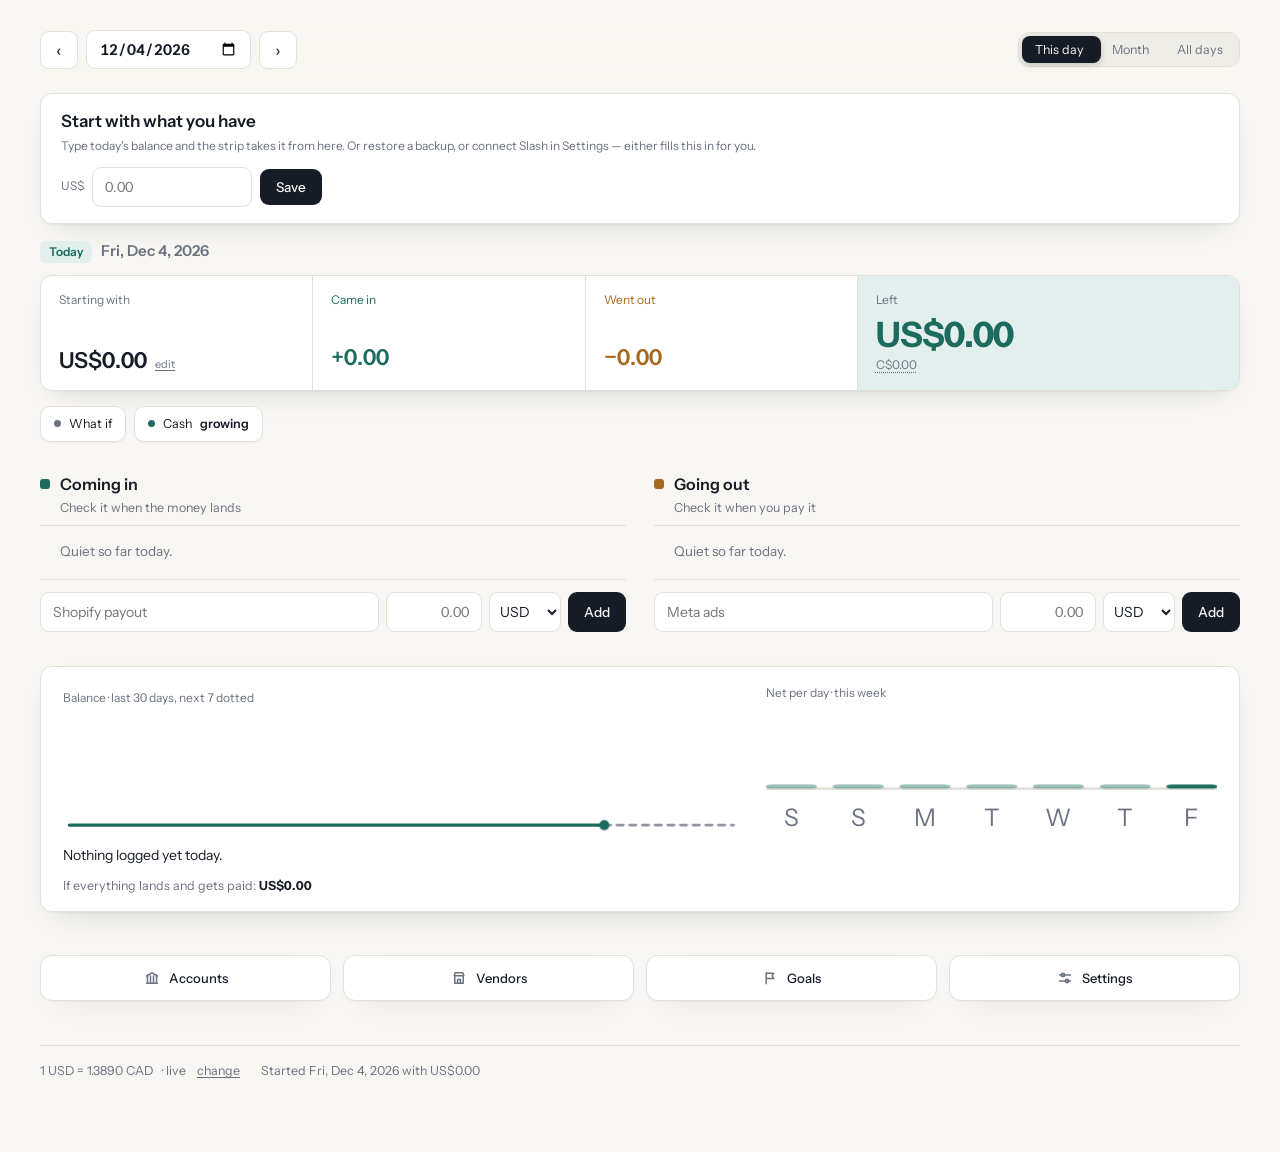
<file: index.html>
<!DOCTYPE html>
<html lang="en">
<head>
<meta charset="utf-8">
<meta name="viewport" content="width=device-width, initial-scale=1, viewport-fit=cover">
<title>Money</title>
<meta name="theme-color" content="#FCFCFB" media="(prefers-color-scheme: light)">
<meta name="theme-color" content="#161513" media="(prefers-color-scheme: dark)">
<link rel="manifest" href="manifest.json">
<link rel="icon" href="icons/icon-192.png">
<link rel="apple-touch-icon" href="icons/icon-180.png">
<meta name="apple-mobile-web-app-capable" content="yes">
<meta name="apple-mobile-web-app-status-bar-style" content="default">
<meta name="apple-mobile-web-app-title" content="Money">
<link rel="stylesheet" href="styles.css">
</head>
<body>
<div class="wrap" id="app"></div>
<script src="app.js"></script>
</body>
</html>
</file>
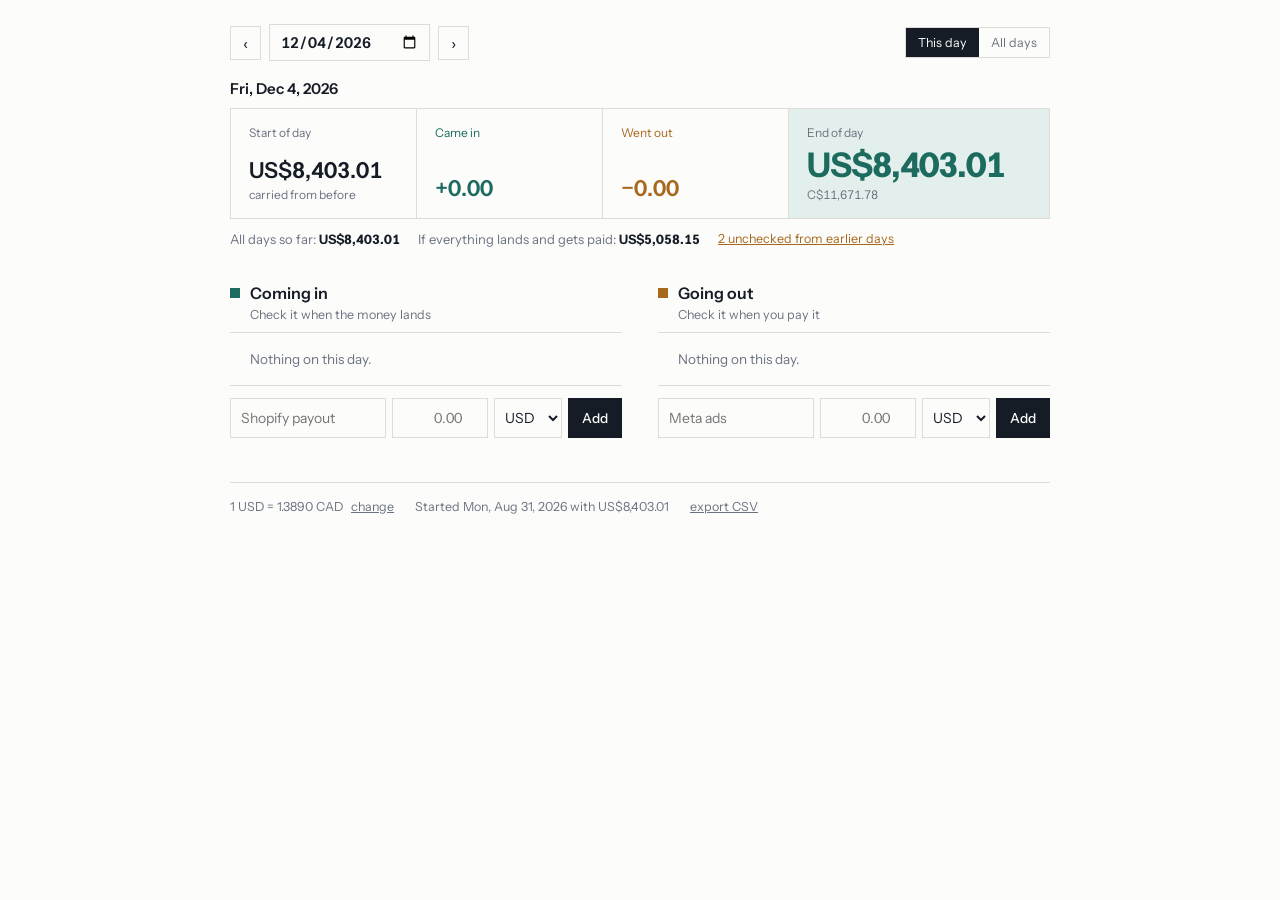
<file: Money.html>
<!DOCTYPE html>
<html lang="en">
<head>
<meta charset="utf-8">
<meta name="viewport" content="width=device-width, initial-scale=1">
<title>Money</title>
<link href="https://fonts.googleapis.com/css2?family=Instrument+Sans:wght@400;500;600;700&display=swap" rel="stylesheet">
<style>
  :root{--ink:#161C26;--paper:#FCFCFB;--surface:#F3F2EE;--line:#DEDCD5;--muted:#6B7280;--in:#1C6B5E;--inSoft:#E3EFEC;--out:#A8681C;--outSoft:#F5E9D6}
  *{box-sizing:border-box}
  html,body{margin:0;background:var(--paper);color:var(--ink);font-family:'Instrument Sans',system-ui,-apple-system,sans-serif;font-size:14px}
  body{padding:24px 20px 56px}
  .wrap{max-width:820px;margin:0 auto}
  .num{font-variant-numeric:tabular-nums}
  input,select,button{font-family:inherit;font-size:14px}
  input,select{width:100%;padding:9px 10px;color:var(--ink);background:var(--paper);border:1px solid var(--line);font-variant-numeric:tabular-nums}
  input[type=date]{width:auto;padding:7px 10px;font-size:15px;font-weight:600}
  input[type=checkbox]{width:18px;height:18px;margin:0;flex-shrink:0;cursor:pointer}
  button{cursor:pointer}
  .btn{padding:9px 14px;font-size:13.5px;font-weight:500;background:var(--ink);color:var(--paper);border:none;white-space:nowrap}
  .nav{padding:6px 12px;font-size:16px;background:transparent;color:var(--ink);border:1px solid var(--line)}
  .link{background:none;border:none;color:var(--muted);font-size:12.5px;text-decoration:underline;margin-left:8px;padding:0}
  .bare{background:none;border:none;padding:0;color:var(--ink);text-align:left}
  .tab{padding:7px 12px;font-size:12.5px;border:none;background:transparent;color:var(--muted)}
  .tab.on{background:var(--ink);color:var(--paper)}
  *:focus-visible{outline:2px solid var(--ink);outline-offset:2px}
  .datebar{display:flex;align-items:center;gap:8px;flex-wrap:wrap;margin-bottom:18px}
  .tabs{display:flex;border:1px solid var(--line);margin-left:auto}
  .flow{display:grid;grid-template-columns:1fr 1fr 1fr 1.4fr;border:1px solid var(--line)}
  .cell{padding:16px 18px;border-right:1px solid var(--line);min-height:88px;display:flex;flex-direction:column;justify-content:space-between;gap:8px}
  .cell:last-child{border-right:none}
  .cell .lbl{font-size:12px;color:var(--muted)}
  .cell .big{font-size:22px;font-weight:600}
  .cell .huge{font-size:34px;font-weight:700;letter-spacing:-.03em;line-height:1.05}
  .sub{font-size:12px;color:var(--muted);margin-top:3px}
  .summary{margin-top:12px;font-size:13px;color:var(--muted);display:flex;gap:18px;flex-wrap:wrap}
  .summary b{color:var(--ink)}
  .cols{display:grid;grid-template-columns:1fr 1fr;gap:36px;margin-top:36px}
  .lh{display:flex;align-items:baseline;gap:10px;margin-bottom:4px}
  .sw{width:10px;height:10px;flex-shrink:0;position:relative;top:-1px}
  .lt{font-size:16px;font-weight:600}
  .hint{font-size:12.5px;color:var(--muted);margin-bottom:10px;padding-left:20px}
  .row{display:flex;align-items:center;gap:12px;padding:12px 0;border-top:1px solid var(--line);cursor:pointer;transition:opacity .15s}
  .row.done{opacity:.5}
  .row .name{flex:1;min-width:0;font-size:14.5px;font-weight:500;overflow:hidden;text-overflow:ellipsis;white-space:nowrap}
  .row.done .name{text-decoration:line-through}
  .row .amt{text-align:right;flex-shrink:0}
  .row .amt .u{font-size:14.5px;font-weight:600}
  .row .amt .c{font-size:11.5px;color:var(--muted)}
  .row .x{background:none;border:none;color:var(--muted);font-size:16px;padding:0 2px;line-height:1}
  .empty{padding:18px 0 18px 20px;color:var(--muted);font-size:13.5px;border-top:1px solid var(--line)}
  .addrow{border-top:1px solid var(--line);padding-top:12px}
  .addgrid{display:grid;grid-template-columns:1fr 96px 68px auto;gap:6px}
  .cadnote{margin-top:7px;font-size:12px;color:var(--muted)}
  .foot{margin-top:44px;padding-top:16px;border-top:1px solid var(--line);font-size:12.5px;color:var(--muted)}
  .dayhead{font-size:15px;font-weight:600;margin-bottom:10px}
  .grp{margin-bottom:26px}
  @media (prefers-reduced-motion:reduce){*{transition:none!important}}
  @media (max-width:640px){.cols{grid-template-columns:1fr}.flow{grid-template-columns:1fr 1fr}.cell{border-right:none!important;border-bottom:1px solid var(--line)}}
</style>
</head>
<body>
<div class="wrap" id="app"></div>
<script>
const KEY = "daydreamz-money-v5";
const SEED = {
  startDate: "2026-08-31", startBudget: 8403.01, rate: 1.389, lastDate: null,
  items: [
    { id: "o1", kind: "out", date: "2026-08-31", name: "Chapa - rent", usd: 2500 / 1.389, cadFixed: 2500, checked: false },
    { id: "o2", kind: "out", date: "2026-08-31", name: "Chargeblast (5 bills)", usd: 1545, cadFixed: null, checked: false },
  ],
};
const pad = n => String(n).padStart(2, "0");
const todayISO = () => { const d = new Date(); return `${d.getFullYear()}-${pad(d.getMonth()+1)}-${pad(d.getDate())}`; };
const shift = (iso, n) => { const [y,m,d] = iso.split("-").map(Number); const t = new Date(y, m-1, d+n); return `${t.getFullYear()}-${pad(t.getMonth()+1)}-${pad(t.getDate())}`; };
const pretty = iso => { const [y,m,d] = iso.split("-").map(Number); return new Date(y, m-1, d).toLocaleDateString("en-US", { weekday:"short", month:"short", day:"numeric", year:"numeric" }); };
const fmt = (n, sym="US$") => (n<0?"−":"") + sym + Math.abs(n).toLocaleString("en-US",{minimumFractionDigits:2,maximumFractionDigits:2});
const esc = s => String(s).replace(/[&<>"']/g, c => ({"&":"&amp;","<":"&lt;",">":"&gt;",'"':"&quot;","'":"&#39;"}[c]));

let s;
try { const raw = localStorage.getItem(KEY); s = raw ? JSON.parse(raw) : structuredClone(SEED); } catch { s = structuredClone(SEED); }
let date = s.lastDate || todayISO();
let view = "day";
let editStart = false;
let showRate = false;
const drafts = { in:{name:"",amount:"",cur:"USD"}, out:{name:"",amount:"",cur:"USD"} };

function save(){ s.lastDate = date; try { localStorage.setItem(KEY, JSON.stringify(s)); } catch(e){ console.error(e); } }

function calc(){
  const sgn = x => x.kind==="in" ? x.usd : -x.usd;
  const carry = s.startBudget + s.items.filter(x=>x.checked && x.date<date).reduce((t,x)=>t+sgn(x),0);
  const today = s.items.filter(x=>x.date===date);
  const inT = today.filter(x=>x.kind==="in"), outT = today.filter(x=>x.kind==="out");
  const sum = (a,only) => a.filter(x=>!only||x.checked).reduce((t,x)=>t+x.usd,0);
  const inC=sum(inT,true), inA=sum(inT), outC=sum(outT,true), outA=sum(outT);
  const end = carry + inC - outC;
  const allTime = s.startBudget + s.items.filter(x=>x.checked).reduce((t,x)=>t+sgn(x),0);
  const ifAll = s.startBudget + s.items.reduce((t,x)=>t+sgn(x),0);
  const pendingEarlier = s.items.filter(x=>!x.checked && x.date<date).length;
  const dates = [...new Set(s.items.map(x=>x.date))].sort().reverse();
  return { carry,inT,outT,inC,inA,outC,outA,end,allTime,ifAll,pendingEarlier,dates };
}

function rowHTML(x){
  const color = x.kind==="in" ? "var(--in)" : "var(--out)";
  const sign = x.kind==="in" ? "+" : "−";
  const cad = x.cadFixed!=null ? x.cadFixed : x.usd*s.rate;
  return `<label class="row ${x.checked?"done":""}" data-id="${x.id}">
    <input type="checkbox" ${x.checked?"checked":""} style="accent-color:${color}" data-toggle="${x.id}">
    <div class="name">${esc(x.name)}${x.cadFixed!=null?'<span style="font-size:11px;color:var(--muted);margin-left:7px;font-weight:400">CAD</span>':""}</div>
    <div class="amt num"><div class="u" style="color:${x.checked?"var(--muted)":color}">${sign}${fmt(x.usd,"")}</div><div class="c">${fmt(cad,"C$")}</div></div>
    <button class="x" data-remove="${x.id}" title="Remove">×</button>
  </label>`;
}

function listHTML(kind, items){
  const isIn = kind==="in";
  const d = drafts[kind];
  const a = parseFloat(d.amount)||0;
  return `<div>
    <div class="lh"><div class="sw" style="background:${isIn?"var(--in)":"var(--out)"}"></div><div class="lt">${isIn?"Coming in":"Going out"}</div></div>
    <div class="hint">${isIn?"Check it when the money lands":"Check it when you pay it"}</div>
    ${items.length?items.map(rowHTML).join(""):'<div class="empty">Nothing on this day.</div>'}
    <div class="addrow">
      <div class="addgrid">
        <input data-f="name" data-k="${kind}" value="${esc(d.name)}" placeholder="${isIn?"Shopify payout":"Meta ads"}" aria-label="Name">
        <input data-f="amount" data-k="${kind}" type="number" step="0.01" value="${esc(d.amount)}" placeholder="0.00" style="text-align:right" aria-label="Amount">
        <select data-f="cur" data-k="${kind}" aria-label="Currency" style="padding:9px 6px"><option ${d.cur==="USD"?"selected":""}>USD</option><option ${d.cur==="CAD"?"selected":""}>CAD</option></select>
        <button class="btn" data-add="${kind}">Add</button>
      </div>
      ${d.cur==="CAD"&&a>0?`<div class="cadnote">${fmt(a,"C$")} = ${fmt(a/s.rate)} today. Stays ${fmt(a,"C$")} even if the rate moves.</div>`:""}
    </div>
  </div>`;
}

function render(){
  const m = calc();
  const isToday = date===todayISO();
  const isStart = date===s.startDate;
  let startCell;
  if (isStart) {
    startCell = editStart
      ? `<div style="display:flex;gap:6px;align-items:center"><input id="startDraft" type="number" step="0.01" value="${s.startBudget.toFixed(2)}" style="font-size:18px;font-weight:600;padding:4px 8px;width:130px"><button class="btn" id="saveStart" style="padding:6px 10px;font-size:12px">Save</button></div>`
      : `<button class="bare num big" id="editStart">${fmt(s.startBudget)}<span style="font-size:11px;color:var(--muted);margin-left:8px;text-decoration:underline;font-weight:400">edit</span></button>`;
  } else {
    startCell = `<div class="big num">${fmt(m.carry)}</div><div class="sub">carried from before</div>`;
  }
  const endColor = m.end<0 ? "var(--out)" : "var(--in)";
  const endFill = m.end<0 ? "var(--outSoft)" : "var(--inSoft)";

  let body;
  if (view==="day") {
    body = `<div class="cols">${listHTML("in", m.inT)}${listHTML("out", m.outT)}</div>`;
  } else {
    body = `<div style="margin-top:36px">${m.dates.length?"":'<div style="color:var(--muted)">Nothing logged on any day yet.</div>'}
      ${m.dates.map(d=>`<div class="grp"><button class="bare" style="font-size:14px;font-weight:600;margin-bottom:2px" data-open="${d}">${pretty(d)}<span style="font-size:11px;color:var(--muted);margin-left:8px;text-decoration:underline;font-weight:400">open</span></button>
      ${s.items.filter(x=>x.date===d).map(rowHTML).join("")}</div>`).join("")}</div>`;
  }

  document.getElementById("app").innerHTML = `
    <div class="datebar">
      <button class="nav" id="prev" aria-label="Previous day">‹</button>
      <input type="date" id="datePick" value="${date}" aria-label="Pick a date">
      <button class="nav" id="next" aria-label="Next day">›</button>
      ${isToday?"":'<button class="link" id="today">today</button>'}
      <div class="tabs"><button class="tab ${view==="day"?"on":""}" data-view="day">This day</button><button class="tab ${view==="all"?"on":""}" data-view="all">All days</button></div>
    </div>
    <div class="dayhead">${pretty(date)}</div>
    <div class="flow num">
      <div class="cell"><div class="lbl">${isStart?"Starting with":"Start of day"}</div><div>${startCell}</div></div>
      <div class="cell"><div class="lbl" style="color:var(--in)">Came in</div><div><div class="big" style="color:var(--in)">+${fmt(m.inC,"")}</div>${m.inA>m.inC?`<div class="sub">of ${fmt(m.inA,"")} expected</div>`:""}</div></div>
      <div class="cell"><div class="lbl" style="color:var(--out)">Went out</div><div><div class="big" style="color:var(--out)">−${fmt(m.outC,"")}</div>${m.outA>m.outC?`<div class="sub">of ${fmt(m.outA,"")} owed</div>`:""}</div></div>
      <div class="cell" style="background:${endFill}"><div class="lbl">End of day</div><div><div class="huge" style="color:${endColor}">${fmt(m.end)}</div><div class="sub">${fmt(m.end*s.rate,"C$")}</div></div></div>
    </div>
    <div class="summary num">
      <span>All days so far: <b>${fmt(m.allTime)}</b></span>
      <span>If everything lands and gets paid: <b style="color:${m.ifAll<0?"var(--out)":"var(--ink)"}">${fmt(m.ifAll)}</b></span>
      ${m.pendingEarlier>0&&view==="day"?`<button class="link" style="margin-left:0;color:var(--out)" data-view="all">${m.pendingEarlier} unchecked from earlier days</button>`:""}
    </div>
    ${body}
    <div class="foot">
      1 USD = ${s.rate.toFixed(4)} CAD<button class="link" id="rateToggle">change</button>
      ${showRate?`<input id="rateInput" type="number" step="0.0001" value="${s.rate}" style="width:110px;margin-left:10px;display:inline-block;padding:5px 8px">`:""}
      <span style="margin-left:18px">Started ${pretty(s.startDate)} with ${fmt(s.startBudget)}</span>
      <button class="link" id="export" style="margin-left:18px">export CSV</button>
    </div>`;
  bind();
}

function bind(){
  const $ = id => document.getElementById(id);
  const app = $("app");
  $("prev").onclick = ()=>{ date=shift(date,-1); save(); render(); };
  $("next").onclick = ()=>{ date=shift(date,1); save(); render(); };
  $("datePick").onchange = e=>{ if(e.target.value){ date=e.target.value; save(); render(); } };
  if ($("today")) $("today").onclick = ()=>{ date=todayISO(); save(); render(); };
  app.querySelectorAll("[data-view]").forEach(b=>b.onclick=()=>{ view=b.dataset.view; render(); });
  app.querySelectorAll("[data-open]").forEach(b=>b.onclick=()=>{ date=b.dataset.open; view="day"; save(); render(); });
  app.querySelectorAll("[data-toggle]").forEach(c=>c.onchange=()=>{ const x=s.items.find(i=>i.id===c.dataset.toggle); x.checked=!x.checked; save(); render(); });
  app.querySelectorAll("[data-remove]").forEach(b=>b.onclick=e=>{ e.preventDefault(); s.items=s.items.filter(i=>i.id!==b.dataset.remove); save(); render(); });
  app.querySelectorAll("[data-f]").forEach(el=>{
    const k=el.dataset.k, f=el.dataset.f;
    el.oninput = ()=>{ drafts[k][f]=el.value; if(f==="cur"||f==="amount"){ const focus=document.activeElement; const pos=focus.selectionStart; render(); const again=app.querySelector(`[data-f="${f}"][data-k="${k}"]`); if(again){ again.focus(); if(f==="amount"&&pos!=null) try{again.setSelectionRange(pos,pos);}catch{} } } };
    el.onkeydown = e=>{ if(e.key==="Enter") add(k); };
  });
  app.querySelectorAll("[data-add]").forEach(b=>b.onclick=()=>add(b.dataset.add));
  if ($("editStart")) $("editStart").onclick = ()=>{ editStart=true; render(); $("startDraft").focus(); };
  if ($("saveStart")) { const doSave=()=>{ const v=parseFloat($("startDraft").value); editStart=false; if(!isNaN(v)){ s.startBudget=v; s.startDate=date; } save(); render(); };
    $("saveStart").onclick=doSave; $("startDraft").onkeydown=e=>{ if(e.key==="Enter") doSave(); if(e.key==="Escape"){ editStart=false; render(); } }; }
  $("rateToggle").onclick = ()=>{ showRate=!showRate; render(); };
  if ($("rateInput")) $("rateInput").oninput = e=>{ s.rate=parseFloat(e.target.value)||1; save(); const keep=e.target; const v=keep.value; render(); const again=$("rateInput"); if(again){ again.value=v; again.focus(); } };
  $("export").onclick = exportCsv;
}

function add(kind){
  const d=drafts[kind]; const a=parseFloat(d.amount)||0;
  if(!d.name.trim()||!a) return;
  s.items.push({ id:"x"+Date.now(), kind, date, name:d.name.trim(), usd: d.cur==="CAD"?a/s.rate:a, cadFixed: d.cur==="CAD"?a:null, checked:false });
  drafts[kind]={name:"",amount:"",cur:d.cur};
  save(); render();
  const el=document.querySelector(`[data-f="name"][data-k="${kind}"]`); if(el) el.focus();
}

function exportCsv(){
  const rows=[["Date","Type","Name","Amount USD","Amount CAD","CAD locked","Done"],
    ...[...s.items].sort((a,b)=>a.date.localeCompare(b.date)).map(x=>[x.date, x.kind==="in"?"Money in":"Money out", x.name, x.usd.toFixed(6), (x.cadFixed!=null?x.cadFixed:x.usd*s.rate).toFixed(2), x.cadFixed!=null?"yes":"no", x.checked?"yes":"no"])];
  const csv=rows.map(r=>r.map(c=>`"${String(c).replace(/"/g,'""')}"`).join(",")).join("\n");
  const a=document.createElement("a"); a.href="data:text/csv;charset=utf-8,"+encodeURIComponent(csv); a.download=`money-${todayISO()}.csv`; a.click();
}

render();
</script>
</body>
</html>
</file>
<file: styles.css>
@font-face{
  font-family:'Instrument Sans';
  src:url('fonts/InstrumentSans.woff2') format('woff2');
  font-weight:400 700;
  font-style:normal;
  font-display:swap;
}
:root{
  --ink:#161C26;--paper:#F7F6F2;--card:#FFFFFF;--surface:#EFEDE7;--line:#E2E0D8;--muted:#6B7280;
  --in:#1C6B5E;--inSoft:#E3EFEC;--out:#A8681C;--outSoft:#F5E9D6;
  --radius:12px;--radius-s:9px;
  --shadow:0 1px 2px rgba(22,28,38,.04),0 12px 32px -20px rgba(22,28,38,.28);
  --ring:0 0 0 3px rgba(22,28,38,.10);
}
@media (prefers-color-scheme:dark){
  :root:not([data-theme="light"]){--ink:#F0EEE7;--paper:#161513;--card:#1E1D19;--surface:#26241F;--line:#343129;--muted:#9A9487;--in:#57A893;--inSoft:#1E2B26;--out:#C99552;--outSoft:#302718;--shadow:0 1px 2px rgba(0,0,0,.25),0 12px 32px -18px rgba(0,0,0,.55);--ring:0 0 0 3px rgba(240,238,231,.12)}
}
:root[data-theme="dark"]{--ink:#F0EEE7;--paper:#161513;--card:#1E1D19;--surface:#26241F;--line:#343129;--muted:#9A9487;--in:#57A893;--inSoft:#1E2B26;--out:#C99552;--outSoft:#302718;--shadow:0 1px 2px rgba(0,0,0,.25),0 12px 32px -18px rgba(0,0,0,.55);--ring:0 0 0 3px rgba(240,238,231,.12)}
*{box-sizing:border-box}
html,body{margin:0;background:var(--paper);color:var(--ink);font-family:'Instrument Sans',system-ui,-apple-system,sans-serif;font-size:14px;line-height:1.4;-webkit-font-smoothing:antialiased;transition:background .25s ease,color .25s ease}
body{padding:18px 36px 72px}
.wrap{max-width:1200px;margin:0 auto}
.num{font-variant-numeric:tabular-nums}
input,select,button{font-family:inherit;font-size:14px;color:var(--ink)}
input,select{width:100%;padding:10px 12px;background:var(--card);border:1px solid var(--line);border-radius:var(--radius-s);font-variant-numeric:tabular-nums;transition:border-color .15s ease,box-shadow .15s ease,background .25s ease}
input:focus,select:focus{outline:none;border-color:var(--muted);box-shadow:var(--ring)}
input[type=number]{-moz-appearance:textfield;appearance:textfield}
input[type=number]::-webkit-outer-spin-button,input[type=number]::-webkit-inner-spin-button{-webkit-appearance:none;margin:0}
input[type=date]{width:auto;padding:8px 12px;font-size:15px;font-weight:600}
input[type=checkbox]{width:19px;height:19px;margin:0;flex-shrink:0;cursor:pointer;transition:transform .12s ease}
input[type=checkbox]:active{transform:scale(.85)}
button{cursor:pointer}
.btn{padding:10px 16px;font-size:13.5px;font-weight:500;background:var(--ink);color:var(--paper);border:none;border-radius:var(--radius-s);white-space:nowrap;transition:transform .12s ease,box-shadow .2s ease,opacity .2s ease}
.btn:hover{transform:translateY(-1px);box-shadow:var(--shadow)}
.btn:active{transform:scale(.97)}
.nav{width:38px;height:38px;display:inline-grid;place-items:center;font-size:17px;background:var(--card);color:var(--ink);border:1px solid var(--line);border-radius:var(--radius-s);transition:background .15s ease,transform .12s ease}
.backbtn{width:38px;height:38px;display:inline-grid;place-items:center;background:var(--card);color:var(--ink);border:1px solid var(--line);border-radius:var(--radius-s);box-shadow:var(--shadow);margin-right:6px;transition:background .15s ease,transform .12s ease}
.backbtn:hover{background:var(--surface);transform:translateX(-2px)}
.backbtn:active{transform:scale(.93)}
.hero{background:var(--card);border:1px solid var(--line);border-radius:var(--radius);box-shadow:var(--shadow);padding:18px 22px;margin-bottom:18px}
.hero .lbl{font-size:12px;color:var(--muted)}
.heron{font-size:32px;font-weight:700;letter-spacing:-.02em;line-height:1.1;margin-top:4px}
.lagchip{font-size:10.5px;font-weight:500;color:var(--in);background:var(--inSoft);border:1px solid transparent;border-radius:6px;padding:1.5px 7px;margin-left:7px;cursor:pointer;white-space:nowrap;transition:filter .15s ease,transform .12s ease}
.lagchip:hover{filter:brightness(.95)}
.lagchip:active{transform:scale(.95)}
.nav:hover{background:var(--surface)}
.nav:active{transform:scale(.93)}
.link{background:none;border:none;color:var(--muted);font-size:12.5px;text-decoration:underline;text-underline-offset:2px;margin-left:8px;padding:0;transition:color .15s ease}
.link:hover{color:var(--ink)}
.bare{background:none;border:none;padding:0;color:var(--ink);text-align:left}
.tabs{display:flex;gap:2px;padding:3px;background:var(--surface);border:1px solid var(--line);border-radius:11px;margin-left:auto}
.tab{padding:6px 13px;font-size:12.5px;border:none;background:transparent;color:var(--muted);border-radius:8px;transition:background .18s ease,color .18s ease,box-shadow .18s ease}
.tab:hover{color:var(--ink)}
.tab.on{background:var(--ink);color:var(--paper);box-shadow:0 2px 6px rgba(0,0,0,.18)}
*:focus-visible{outline:2px solid var(--ink);outline-offset:2px}
.datebar{position:sticky;top:0;z-index:20;display:flex;align-items:center;gap:8px;flex-wrap:wrap;padding:12px 0;margin-bottom:12px;background:color-mix(in srgb,var(--paper) 86%,transparent);backdrop-filter:blur(10px);-webkit-backdrop-filter:blur(10px)}
.dayhead{font-size:15px;font-weight:600;margin:4px 0 12px;color:var(--muted)}
.flow{display:grid;grid-template-columns:1fr 1fr 1fr 1.4fr;background:var(--card);border:1px solid var(--line);border-radius:var(--radius);box-shadow:var(--shadow);overflow:hidden}
.cell{padding:16px 18px;border-right:1px solid var(--line);min-height:92px;display:flex;flex-direction:column;justify-content:space-between;gap:8px}
.cell:last-child{border-right:none}
.cell .lbl{font-size:12px;color:var(--muted)}
.cell .big{font-size:22px;font-weight:600}
.cell .huge{font-size:35px;font-weight:700;letter-spacing:-.03em;line-height:1.05}
.sub{font-size:12px;color:var(--muted);margin-top:3px}
.pulse{display:flex;align-items:center;gap:14px;margin-top:12px;padding:2px 4px;flex-wrap:wrap}
.pulse svg{display:block;flex-shrink:0}
.pulse .ptext{font-size:12.5px;color:var(--muted)}
.pulse .ptext.low{color:var(--out)}
.pstack{display:flex;flex-direction:column;gap:4px;min-width:0}
.navbar{display:grid;grid-template-columns:repeat(4,1fr);gap:12px;margin-top:44px}
.navbtn{display:flex;align-items:center;justify-content:center;gap:9px;padding:14px 10px;background:var(--card);border:1px solid var(--line);border-radius:var(--radius);color:var(--ink);font-size:13px;font-weight:500;box-shadow:var(--shadow);transition:transform .15s ease,box-shadow .2s ease,background .15s ease}
.navbtn svg{color:var(--muted);flex-shrink:0}
.navbtn:hover{transform:translateY(-2px)}
.navbtn:active{transform:scale(.98)}
.btn2{background:var(--card);color:var(--ink);border:1px solid var(--line)}
.ggrid{display:grid;grid-template-columns:repeat(auto-fit,minmax(300px,1fr));gap:14px}
.gcard{position:relative;background:var(--card);border:1px solid var(--line);border-radius:var(--radius);box-shadow:var(--shadow);padding:18px 20px 16px}
.gcard .x{position:absolute;top:12px;right:12px;opacity:0}
.gcard:hover .x{opacity:1}
.gstate{font-size:11.5px;font-weight:600;white-space:nowrap}
.gbig{font-size:24px;font-weight:700;letter-spacing:-.02em;margin:8px 0 0}
.gbig .gof{font-size:13.5px;color:var(--muted);font-weight:500;letter-spacing:0}
.gtrack{height:6px;background:var(--surface);border:1px solid var(--line);border-radius:4px;overflow:hidden;margin:13px 0 10px}
.gtrack>span{display:block;height:100%;background:var(--in);border-radius:4px;transition:width .5s ease}
.gmeta{font-size:12px;color:var(--muted)}
.bare-input{flex:1;min-width:0;border:none;background:none;padding:4px 6px;margin-left:-6px;font-size:14.5px;font-weight:500;border-radius:7px}
.bare-input:hover{background:var(--surface)}
.bare-input:focus{background:var(--card);box-shadow:var(--ring)}
.kindsel{width:auto;padding:4px 8px;font-size:11.5px;color:var(--muted);border-radius:7px}
@media (max-width:640px){.navbar{grid-template-columns:1fr 1fr}}
.gbar{display:block;width:200px;max-width:60vw;height:3px;background:var(--surface);border:1px solid var(--line);border-radius:3px;overflow:hidden}
.gbar>span{display:block;height:100%;background:var(--in);border-radius:3px;transition:width .5s ease}
.runway{margin-top:10px;font-size:12.5px;color:var(--muted)}
.runway.low{color:var(--out)}
.mark{font-size:10.5px;color:var(--out);margin-left:7px;font-weight:500;white-space:nowrap}
.summary{margin-top:12px;font-size:13px;color:var(--muted);display:flex;gap:18px;flex-wrap:wrap}
.summary b{color:var(--ink)}
.pendlist{margin-top:10px;padding:2px 16px;background:var(--card);border:1px solid var(--line);border-radius:var(--radius-s);animation:fadeDown .18s ease}
.pendlist .row:first-of-type{border-top:none}
.cols{display:grid;grid-template-columns:1fr 1fr;gap:28px;margin-top:32px}
.panel{background:var(--card);border:1px solid var(--line);border-radius:var(--radius);box-shadow:var(--shadow);padding:14px 18px 14px}
.lh{display:flex;align-items:baseline;gap:10px;margin-bottom:4px}
.sw{width:10px;height:10px;flex-shrink:0;position:relative;top:-1px;border-radius:3px}
.lt{font-size:16px;font-weight:600}
.hint{font-size:12.5px;color:var(--muted);margin-bottom:8px;padding-left:20px}
.row{display:flex;align-items:center;gap:12px;padding:12px 8px;margin:0 -8px;border-top:1px solid var(--line);border-radius:8px;cursor:pointer;transition:background .15s ease,opacity .2s ease}
.row:hover{background:var(--surface)}
.row.done{opacity:.55;animation:settleRow .3s ease}
.row .name{flex:1;min-width:0;font-size:14.5px;font-weight:500;overflow:hidden;text-overflow:ellipsis;white-space:nowrap}
.row.done .name{text-decoration:line-through}
.row .amt{text-align:right;flex-shrink:0}
.row .amt .u{font-size:14.5px;font-weight:600}
.row .amt .c{font-size:11.5px;color:var(--muted)}
.row .x{background:none;border:none;color:var(--muted);font-size:16px;padding:2px 6px;line-height:1;border-radius:6px;opacity:.4;transition:opacity .15s ease,background .15s ease,color .15s ease}
.row:hover .x{opacity:1}
.row .x:hover{background:var(--outSoft);color:var(--out)}
.drag{cursor:grab;color:var(--muted);opacity:0;padding:2px 0;margin-right:-4px;flex-shrink:0;transition:opacity .15s ease;touch-action:none}
.row:hover .drag{opacity:.65}
.drag:active{cursor:grabbing}
.row.dragging{opacity:.35}
.row.drop-above{box-shadow:inset 0 2px 0 0 var(--muted)}
.row.drop-below{box-shadow:inset 0 -2px 0 0 var(--muted)}
@media (hover:none){.drag{opacity:.4}}
.namebtn{background:none;border:none;padding:0;font:inherit;color:inherit;text-align:left;cursor:pointer;max-width:100%;overflow:hidden;text-overflow:ellipsis;white-space:nowrap}
.namebtn:hover{text-decoration:underline;text-underline-offset:2px}
.tinytag{font-size:10.5px;color:var(--muted);margin-left:7px;font-weight:500;background:var(--surface);border:1px solid var(--line);padding:1.5px 6px;border-radius:6px;vertical-align:1px}
.tinytag.auth{color:var(--out);background:var(--outSoft);border-color:var(--outSoft)}
.tinylink{font-size:11px;color:var(--muted);margin-left:8px;text-decoration:underline;text-underline-offset:2px;font-weight:400}
.quietlink{color:var(--muted);font-size:12.5px}
.notetxt{font-size:11px;color:var(--muted);margin-left:7px;font-weight:400;overflow:hidden;text-overflow:ellipsis;max-width:16ch;display:inline-block;vertical-align:bottom;white-space:nowrap}
.rmark{margin-left:7px;color:var(--muted);vertical-align:-1px}
.empty{padding:16px 0 16px 20px;color:var(--muted);font-size:13.5px;border-top:1px solid var(--line)}
.addrow{border-top:1px solid var(--line);padding-top:12px;margin-top:2px}
.addgrid{display:grid;grid-template-columns:1fr 96px 72px auto;gap:7px}
.cadnote{margin-top:7px;font-size:12px;color:var(--muted)}
.donebar{display:block;width:100%;background:none;border:none;border-top:1px solid var(--line);text-align:left;padding:11px 8px;margin:0 -8px;width:calc(100% + 16px);font-size:12px;color:var(--muted);cursor:pointer;border-radius:8px;transition:background .15s ease,color .15s ease}
.donebar:hover{background:var(--surface);color:var(--ink)}
.pgrid{display:grid;grid-template-columns:repeat(auto-fit,minmax(300px,1fr));gap:14px;margin-top:14px;align-items:start}
.pcard{background:var(--card);border:1px solid var(--line);border-radius:var(--radius);box-shadow:var(--shadow);padding:4px 16px 8px;transition:transform .18s ease,box-shadow .18s ease}
.pcard:hover{transform:translateY(-2px)}
.pcard .row:first-of-type{border-top:none}
.prow{display:flex;width:calc(100% + 16px);align-items:center;gap:10px;padding:12px 8px;margin:0 -8px;border:none;background:none;border-top:1px solid var(--line);cursor:pointer;border-radius:8px;color:var(--ink);transition:background .15s ease}
.prow:hover{background:var(--surface)}
.pcard .prow:first-of-type{border-top:none}
.plabel{font-size:12.5px;color:var(--muted);flex:1;text-align:left}
.pamt{font-weight:600;font-size:14px}
.pchev{color:var(--muted);flex-shrink:0;transition:transform .18s ease}
.prow[data-cur="1"] .pchev{transform:rotate(90deg)}
.pcard-h{display:flex;justify-content:space-between;align-items:baseline;gap:10px;padding:12px 0 8px}
.pcard-h .pname{font-size:15px;font-weight:600}
.pcard-h .pnet{font-size:13.5px;font-weight:600}
.psec{margin-top:32px}
.detail{display:flex;align-items:center;gap:10px;padding:2px 0 12px 31px;flex-wrap:wrap;animation:fadeDown .18s ease}
.cadrow{display:flex;align-items:center;gap:8px;flex-wrap:wrap;margin:10px 0 6px;font-size:12.5px;color:var(--muted)}
.cadrow select,.cadrow input{width:auto;padding:6px 10px;font-size:12.5px}
.askrow{cursor:default}
.vfields{display:grid;grid-template-columns:1fr 1fr;gap:8px;margin:16px 0 6px}
.mgrid{display:grid;grid-template-columns:repeat(7,1fr);background:var(--card);border:1px solid var(--line);border-radius:var(--radius);box-shadow:var(--shadow);overflow:hidden}
.mwd{padding:8px 0;text-align:center;font-size:11px;color:var(--muted);border-bottom:1px solid var(--line)}
.mday{border:none;border-top:1px solid var(--line);min-height:64px;padding:7px;display:flex;flex-direction:column;align-items:flex-start;gap:3px;background:transparent;font:inherit;color:var(--ink);cursor:pointer;transition:background .15s ease}
.mday.off{cursor:default}
.mday:not(.off):hover{background:var(--surface)}
.mday.today{background:var(--inSoft)}
.mday .d{font-size:11.5px;color:var(--muted)}
.mday.today .d{color:var(--in);font-weight:700}
.mday.warn .d{color:var(--out);font-weight:700}
.mdots{display:flex;gap:3px;min-height:5px}
.mdot{width:5px;height:5px;border-radius:2px;display:inline-block}
.mend{margin-top:auto;font-size:10.5px;color:var(--muted);letter-spacing:-.02em}
.foot{margin-top:44px;padding-top:16px;border-top:1px solid var(--line);font-size:12.5px;color:var(--muted)}
.grp{margin-bottom:26px}
.undo{position:fixed;left:50%;transform:translateX(-50%);bottom:24px;background:var(--ink);color:var(--paper);padding:10px 16px;font-size:12.5px;border:none;border-radius:11px;box-shadow:var(--shadow);animation:chipIn .22s ease;z-index:30}
#page.slide-l{animation:pageL .22s ease}
#page.slide-r{animation:pageR .22s ease}
@keyframes pageL{from{opacity:.35;transform:translateX(14px)}to{opacity:1;transform:none}}
@keyframes pageR{from{opacity:.35;transform:translateX(-14px)}to{opacity:1;transform:none}}
@keyframes chipIn{from{opacity:0;transform:translate(-50%,10px)}to{opacity:1;transform:translate(-50%,0)}}
@keyframes fadeDown{from{opacity:0;transform:translateY(-3px)}to{opacity:1;transform:none}}
@keyframes settleRow{from{opacity:.95}to{opacity:.55}}
@keyframes fadeUp{from{opacity:0;transform:translateY(8px)}to{opacity:1;transform:none}}
#app.viewfade{animation:fadeUp .28s ease}
#app.viewfade .pcard,#app.viewfade .gcard,#app.viewfade .hero{animation:fadeUp .38s ease both}
#app.viewfade .pcard:nth-child(2),#app.viewfade .gcard:nth-child(2){animation-delay:.06s}
#app.viewfade .pcard:nth-child(3),#app.viewfade .gcard:nth-child(3){animation-delay:.12s}
#app.viewfade .pcard:nth-child(4),#app.viewfade .gcard:nth-child(4){animation-delay:.18s}
@media (prefers-reduced-motion:reduce){*{transition:none!important;animation:none!important}}
@media (max-width:640px){
  body{padding:10px 14px 72px}
  .cols{grid-template-columns:1fr;gap:24px}
  .flow{grid-template-columns:1fr 1fr}
  .cell{border-right:none!important;border-bottom:1px solid var(--line)}
  .cell:last-child{grid-column:1/-1;border-bottom:none}
  .vfields{grid-template-columns:1fr}
  .mday{min-height:54px;padding:4px}
  .mend{font-size:9.5px}
}
/* alive pass */
.daytag{display:inline-block;margin-right:9px;padding:2px 8px;border-radius:6px;background:var(--surface);border:1px solid var(--line);color:var(--muted);font-size:12px;font-weight:600}
.daytag.now{background:var(--inSoft);border-color:var(--inSoft);color:var(--in)}
.row.checking{animation:checkFlash .22s ease}
.row.fresh{animation:freshRow 1.1s ease}
.cell.pulse-up{animation:cellPulse .5s ease}
.cell.pulse-down{animation:cellPulse .5s ease}
.spot{cursor:crosshair}
.fab{display:none;position:fixed;right:18px;bottom:22px;width:54px;height:54px;border-radius:50%;background:var(--ink);color:var(--paper);border:none;box-shadow:var(--shadow);place-items:center;z-index:25;transition:transform .15s ease}
.fab:active{transform:scale(.92)}
@keyframes checkFlash{0%{background:transparent}40%{background:var(--surface);transform:translateX(3px)}100%{background:transparent;transform:none}}
@keyframes freshRow{0%{background:var(--inSoft)}100%{background:transparent}}
@keyframes cellPulse{0%{transform:scale(1)}35%{transform:scale(1.012)}100%{transform:scale(1)}}
@media (max-width:640px){.fab{display:grid}body{padding-bottom:96px}}
.brief{display:grid;grid-template-columns:1fr auto;gap:20px;align-items:center;margin-top:18px;padding:16px 20px;background:var(--card);border:1px solid var(--line);border-radius:var(--radius);box-shadow:var(--shadow)}
.brief .lbl{font-size:12px;color:var(--muted)}
.brief-text{margin:6px 0 0;font-size:13.5px;line-height:1.55}
.brief-bars{display:block}
@media (max-width:640px){.brief{grid-template-columns:1fr}.brief-bars{width:100%;height:auto}}
/* hierarchy pass */
.chips{display:flex;gap:8px;flex-wrap:wrap;margin-top:14px}
.chip{display:inline-flex;align-items:center;gap:8px;padding:8px 13px;background:var(--card);border:1px solid var(--line);border-radius:10px;font-size:12.5px;color:var(--ink);box-shadow:var(--shadow);font-family:inherit;transition:transform .15s ease,background .15s ease}
button.chip{cursor:pointer}
button.chip:hover{transform:translateY(-1px);background:var(--surface)}
.chip.on{background:var(--surface)}
.chip .dot{width:7px;height:7px;border-radius:50%;background:var(--muted);flex-shrink:0}
.chip.good .dot{background:var(--in)}
.chip.warn .dot{background:var(--out)}
.chip.warn{color:var(--out)}
.chip b{font-weight:600}
.pulsecard{margin-top:34px;padding:18px 22px 16px;background:var(--card);border:1px solid var(--line);border-radius:var(--radius);box-shadow:var(--shadow)}
.pulsecard .lbl{font-size:12px;color:var(--muted);margin-bottom:6px}
.pulse-grid{display:grid;grid-template-columns:1.5fr 1fr;gap:26px;align-items:end}
.pulse-grid svg{display:block;width:100%;height:auto}
.pulsecard .brief-text{margin:14px 0 0;font-size:14px;line-height:1.55}
.pulse-foot{margin-top:10px;font-size:12.5px;color:var(--muted);display:flex;gap:18px;flex-wrap:wrap}
.pulse-foot b{color:var(--ink)}
@media (max-width:640px){.pulse-grid{grid-template-columns:1fr;gap:16px}}
.cell .huge{font-size:clamp(24px,3.1vw,35px)}
@media (max-width:640px){.cell .huge{font-size:34px}}
.toast{position:fixed;left:50%;bottom:24px;transform:translate(-50%,12px);opacity:0;background:var(--ink);color:var(--paper);padding:10px 16px;font-size:12.5px;border-radius:11px;box-shadow:var(--shadow);z-index:30;pointer-events:none;transition:opacity .22s ease,transform .22s ease}
.toast.show{opacity:1;transform:translate(-50%,0)}
.sandbar{display:flex;justify-content:space-between;align-items:center;gap:12px;flex-wrap:wrap;margin:0 0 14px;padding:10px 14px;background:var(--outSoft);border:1px solid var(--outSoft);border-radius:var(--radius-s);color:var(--out);font-size:13px;animation:fadeDown .2s ease}
.sandbar .link{color:var(--out)}
.ledgerwrap{overflow-x:auto;background:var(--card);border:1px solid var(--line);border-radius:var(--radius);box-shadow:var(--shadow)}
.ledger{width:100%;border-collapse:collapse;font-size:13px}
.ledger th{text-align:left;font-weight:500;color:var(--muted);font-size:11.5px;padding:10px 14px;border-bottom:1px solid var(--line);white-space:nowrap}
.ledger td{padding:9px 14px;border-bottom:1px solid var(--line);white-space:nowrap;vertical-align:middle}
.ledger tr:last-child td{border-bottom:none}
.ledger tr.pend td{opacity:.72}
.ledger tbody tr:hover td{background:var(--surface)}
.recon{display:flex;gap:16px;align-items:center;flex-wrap:wrap;margin-top:12px;padding:12px 14px;background:var(--surface);border:1px solid var(--line);border-radius:var(--radius-s);font-size:12.5px;color:var(--muted)}
.recon b{color:var(--ink)}
.declinedrow{opacity:.5}
.declinedrow .name{text-decoration:line-through}
.declbox{margin-top:22px}
.ledger tr.decl td{opacity:.5;text-decoration:line-through}
.ledger tr.decl td:last-child{text-decoration:none}
/* grouping */
.grouprow{cursor:pointer}
.gbadge{min-width:22px;height:22px;padding:0 6px;border-radius:6px;background:var(--surface);border:1px solid var(--line);font-size:11px;font-weight:600;display:inline-grid;place-items:center;flex-shrink:0;color:var(--muted)}
.grouprow .pchev{margin-left:2px}
.gsub{margin-left:9px;padding-left:12px;border-left:2px solid var(--line);animation:fadeDown .2s ease}
.gsub .row{padding-left:4px}
/* animation pass */
.row{transition:background .15s ease,opacity .2s ease,transform .15s ease}
.row:hover{transform:translateX(2px)}
#app.viewfade .flow{animation:fadeUp .38s ease both}
#app.viewfade .chips{animation:fadeUp .38s ease both;animation-delay:.06s}
#app.viewfade .psec{animation:fadeUp .4s ease both;animation-delay:.1s}
#app.viewfade .cols{animation:fadeUp .42s ease both;animation-delay:.14s}
#app.viewfade .pulsecard{animation:fadeUp .45s ease both;animation-delay:.2s}
#app.viewfade .navbar{animation:fadeUp .45s ease both;animation-delay:.24s}
.chip{transition:transform .15s ease,background .15s ease,box-shadow .2s ease}
button.chip:active{transform:scale(.97)}
/* motion pass: one spring-like curve everywhere, transform/opacity only */
:root{--ease:cubic-bezier(.2,.8,.2,1);--spring:cubic-bezier(.34,1.4,.64,1)}
.tabs{position:relative}
.tab{position:relative;z-index:1;transition:color .25s var(--ease)}
.tab.on{background:transparent;box-shadow:none;color:var(--paper)}
.tabind{position:absolute;top:3px;bottom:3px;left:0;width:0;background:var(--ink);border-radius:8px;box-shadow:0 2px 6px rgba(0,0,0,.18);z-index:0}
.btn{transition:transform .2s var(--spring),box-shadow .25s var(--ease),opacity .2s ease}
.nav,.backbtn,.fab{transition:background .15s ease,transform .25s var(--spring)}
.nav:active,.backbtn:active{transform:scale(.88)}
.row{transition:background .2s var(--ease),opacity .25s ease,transform .25s var(--ease)}
.row:hover{transform:translateX(3px)}
.pcard,.gcard,.navbtn{transition:transform .3s var(--ease),box-shadow .3s var(--ease)}
.pcard:hover,.gcard:hover{transform:translateY(-3px)}
.navbtn:hover{transform:translateY(-3px)}
input[type=checkbox]{transition:transform .25s var(--spring)}
input[type=checkbox]:active{transform:scale(.8)}
#page.slide-l{animation:pageL .34s var(--ease)}
#page.slide-r{animation:pageR .34s var(--ease)}
@keyframes pageL{from{opacity:.2;transform:translateX(22px)}to{opacity:1;transform:none}}
@keyframes pageR{from{opacity:.2;transform:translateX(-22px)}to{opacity:1;transform:none}}
@keyframes fadeUp{from{opacity:0;transform:translateY(10px) scale(.995)}to{opacity:1;transform:none}}
#app.viewfade{animation:fadeUp .4s var(--ease)}
#app.viewfade .flow{animation:fadeUp .5s var(--ease) both}
#app.viewfade .chips{animation:fadeUp .5s var(--ease) both;animation-delay:.07s}
#app.viewfade .psec{animation:fadeUp .5s var(--ease) both;animation-delay:.12s}
#app.viewfade .cols{animation:fadeUp .55s var(--ease) both;animation-delay:.17s}
#app.viewfade .pulsecard{animation:fadeUp .6s var(--ease) both;animation-delay:.24s}
#app.viewfade .navbar{animation:fadeUp .6s var(--ease) both;animation-delay:.3s}
#app.viewfade .pcard,#app.viewfade .gcard,#app.viewfade .hero{animation:fadeUp .5s var(--ease) both}
#app.viewfade [data-rows] .row{animation:fadeUp .45s var(--ease) both}
#app.viewfade [data-rows] .row:nth-of-type(1){animation-delay:.2s}
#app.viewfade [data-rows] .row:nth-of-type(2){animation-delay:.24s}
#app.viewfade [data-rows] .row:nth-of-type(3){animation-delay:.28s}
#app.viewfade [data-rows] .row:nth-of-type(4){animation-delay:.32s}
#app.viewfade [data-rows] .row:nth-of-type(5){animation-delay:.36s}
#app.viewfade [data-rows] .row:nth-of-type(n+6){animation-delay:.4s}
.gsub .row{animation:fadeUp .32s var(--ease) both}
.gsub .row:nth-of-type(2){animation-delay:.04s}
.gsub .row:nth-of-type(3){animation-delay:.08s}
.gsub .row:nth-of-type(4){animation-delay:.12s}
.gsub .row:nth-of-type(n+5){animation-delay:.16s}
.pendlist .row{animation:fadeUp .3s var(--ease) both}
.pendlist .row:nth-of-type(2){animation-delay:.05s}
.pendlist .row:nth-of-type(3){animation-delay:.1s}
#app.viewfade .spark-line{stroke-dasharray:1;stroke-dashoffset:1;animation:draw 1.2s cubic-bezier(.4,0,.2,1) forwards;animation-delay:.3s}
#app.viewfade .spark-future{opacity:0;animation:fadeIn .5s ease forwards;animation-delay:1.4s}
@keyframes draw{to{stroke-dashoffset:0}}
@keyframes fadeIn{to{opacity:.75}}
#app.viewfade .wbar{transform-box:fill-box;transform-origin:50% 100%;animation:grow .6s var(--ease) both;animation-delay:calc(.35s + var(--i) * .06s)}
#app.viewfade .wbar-neg{transform-origin:50% 0%}
@keyframes grow{from{transform:scaleY(0)}to{transform:scaleY(1)}}
.row.checking{animation:checkFlash .32s var(--ease)}
@keyframes checkFlash{0%{background:transparent;transform:translateX(0)}35%{background:var(--surface);transform:translateX(6px)}100%{background:transparent;transform:translateX(0)}}
@keyframes cellPulse{0%{transform:scale(1);filter:brightness(1)}30%{transform:scale(1.015);filter:brightness(1.06)}100%{transform:scale(1);filter:brightness(1)}}
.cell.pulse-up,.cell.pulse-down{animation:cellPulse .6s var(--ease)}
.gtrack>span{transition:width .8s var(--ease)}
.toast{transition:opacity .3s var(--ease),transform .35s var(--spring)}
.undo{animation:chipIn .35s var(--spring)}
.lagchip,.tinytag{transition:transform .2s var(--spring)}
.lagchip:hover{transform:translateY(-1px)}
@media (prefers-reduced-motion:reduce){*{transition:none!important;animation:none!important}.tabind{transition:none!important}}
.recent{display:flex;gap:6px;flex-wrap:wrap;margin-top:8px}
.chip.mini{padding:5px 10px;font-size:12px;box-shadow:none;background:var(--surface)}
.welcome{margin:0 0 16px;padding:16px 20px;background:var(--card);border:1px solid var(--line);border-radius:var(--radius);box-shadow:var(--shadow);animation:fadeUp .45s var(--ease)}
/* only the fold that was just opened animates */
.gsub .row{animation:none}
.gsub.opening .row{animation:fadeUp .32s var(--ease) both}
.pendlist .row{animation:none}
.pendlist.opening .row{animation:fadeUp .3s var(--ease) both}
.pendlist{animation:none}
.pendlist.opening{animation:fadeDown .18s ease}
.sandbar{animation:none}
#app.viewfade .sandbar,#app.viewfade .welcome{animation:fadeUp .4s var(--ease)}
.welcome{animation:none}
</file>
